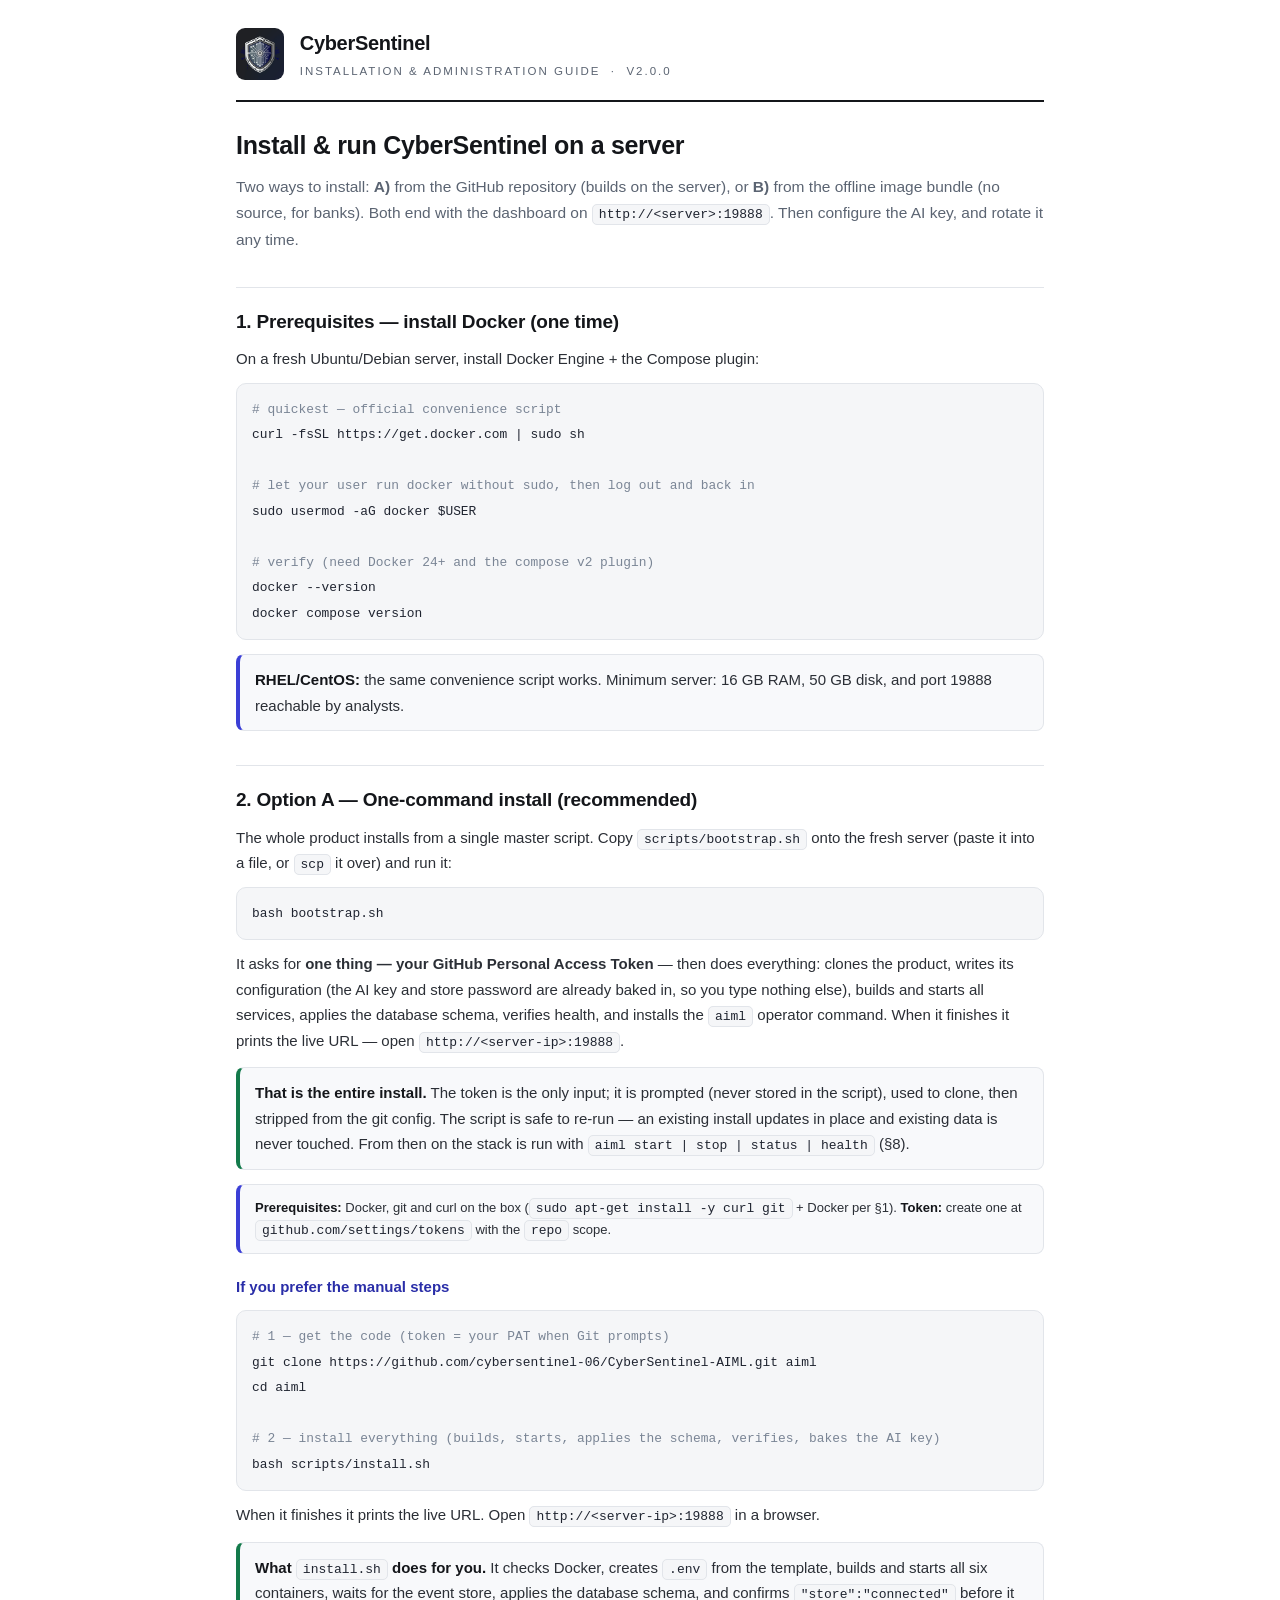
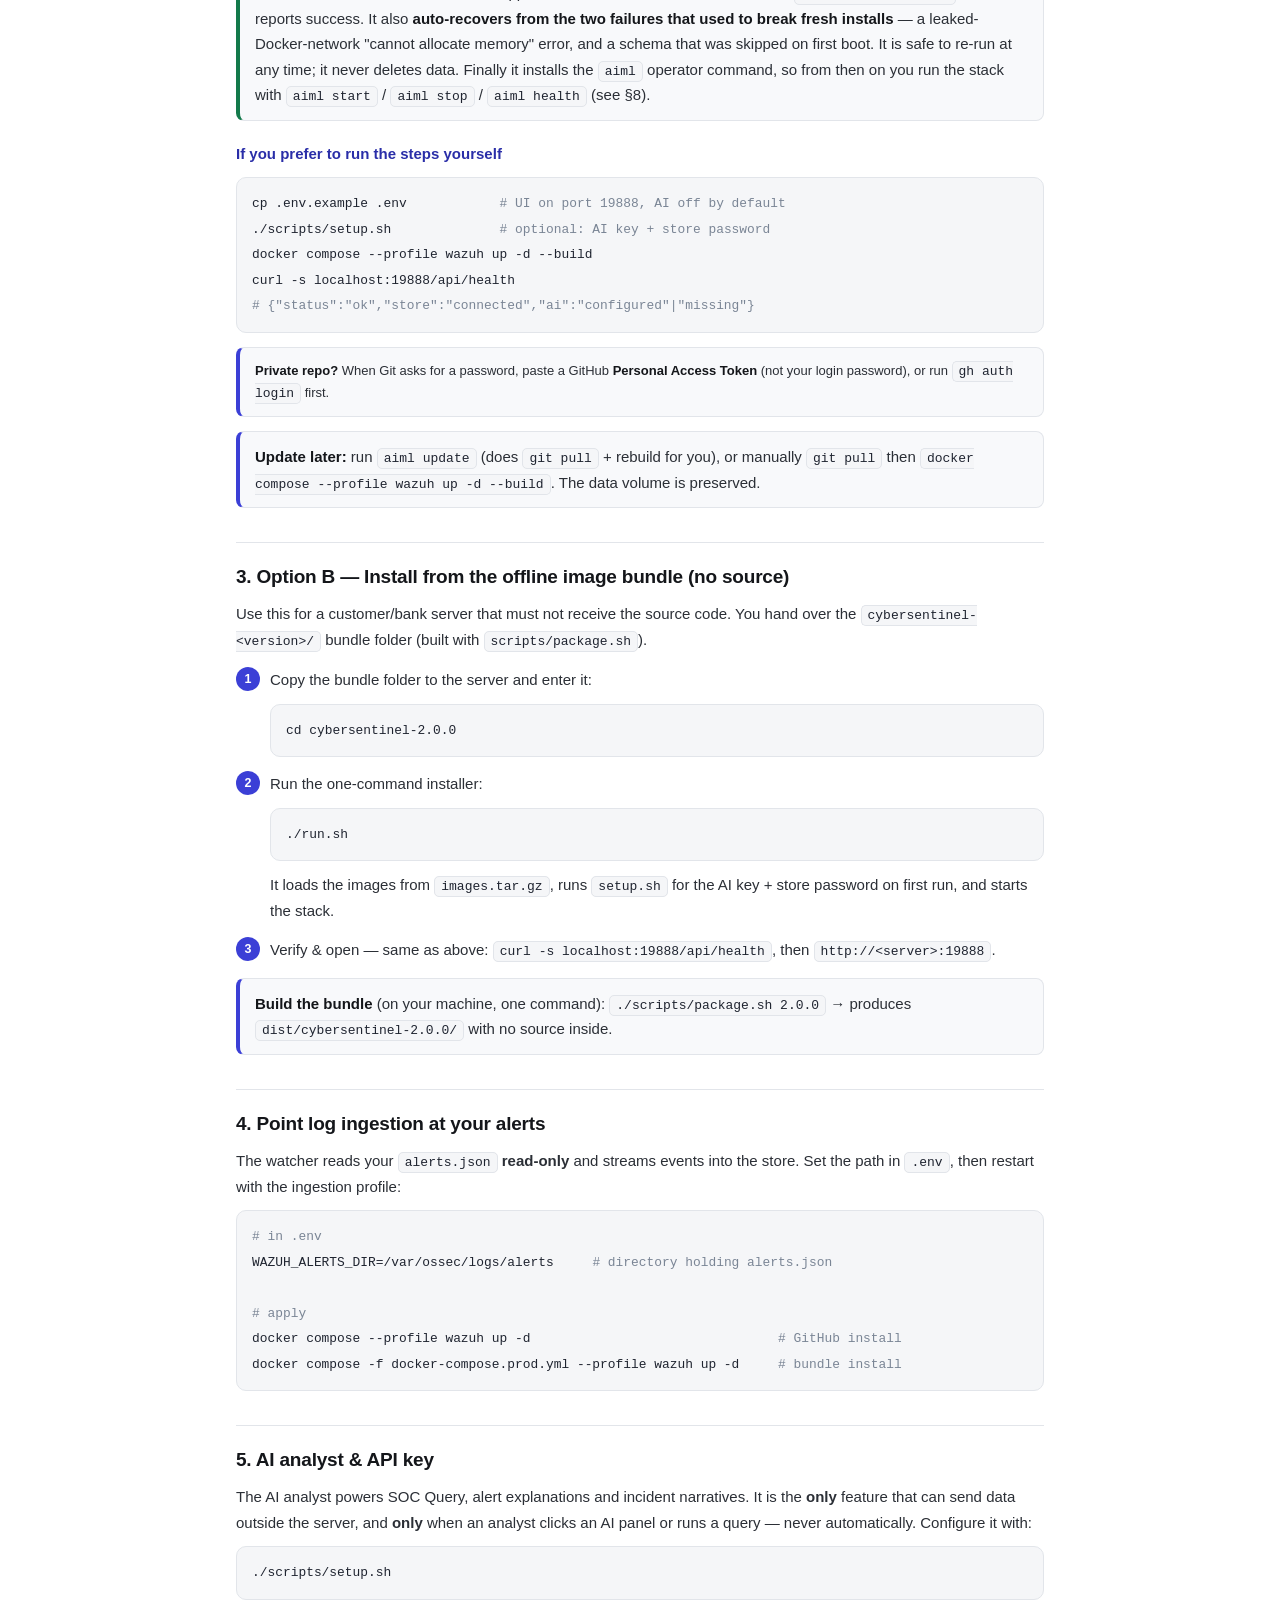
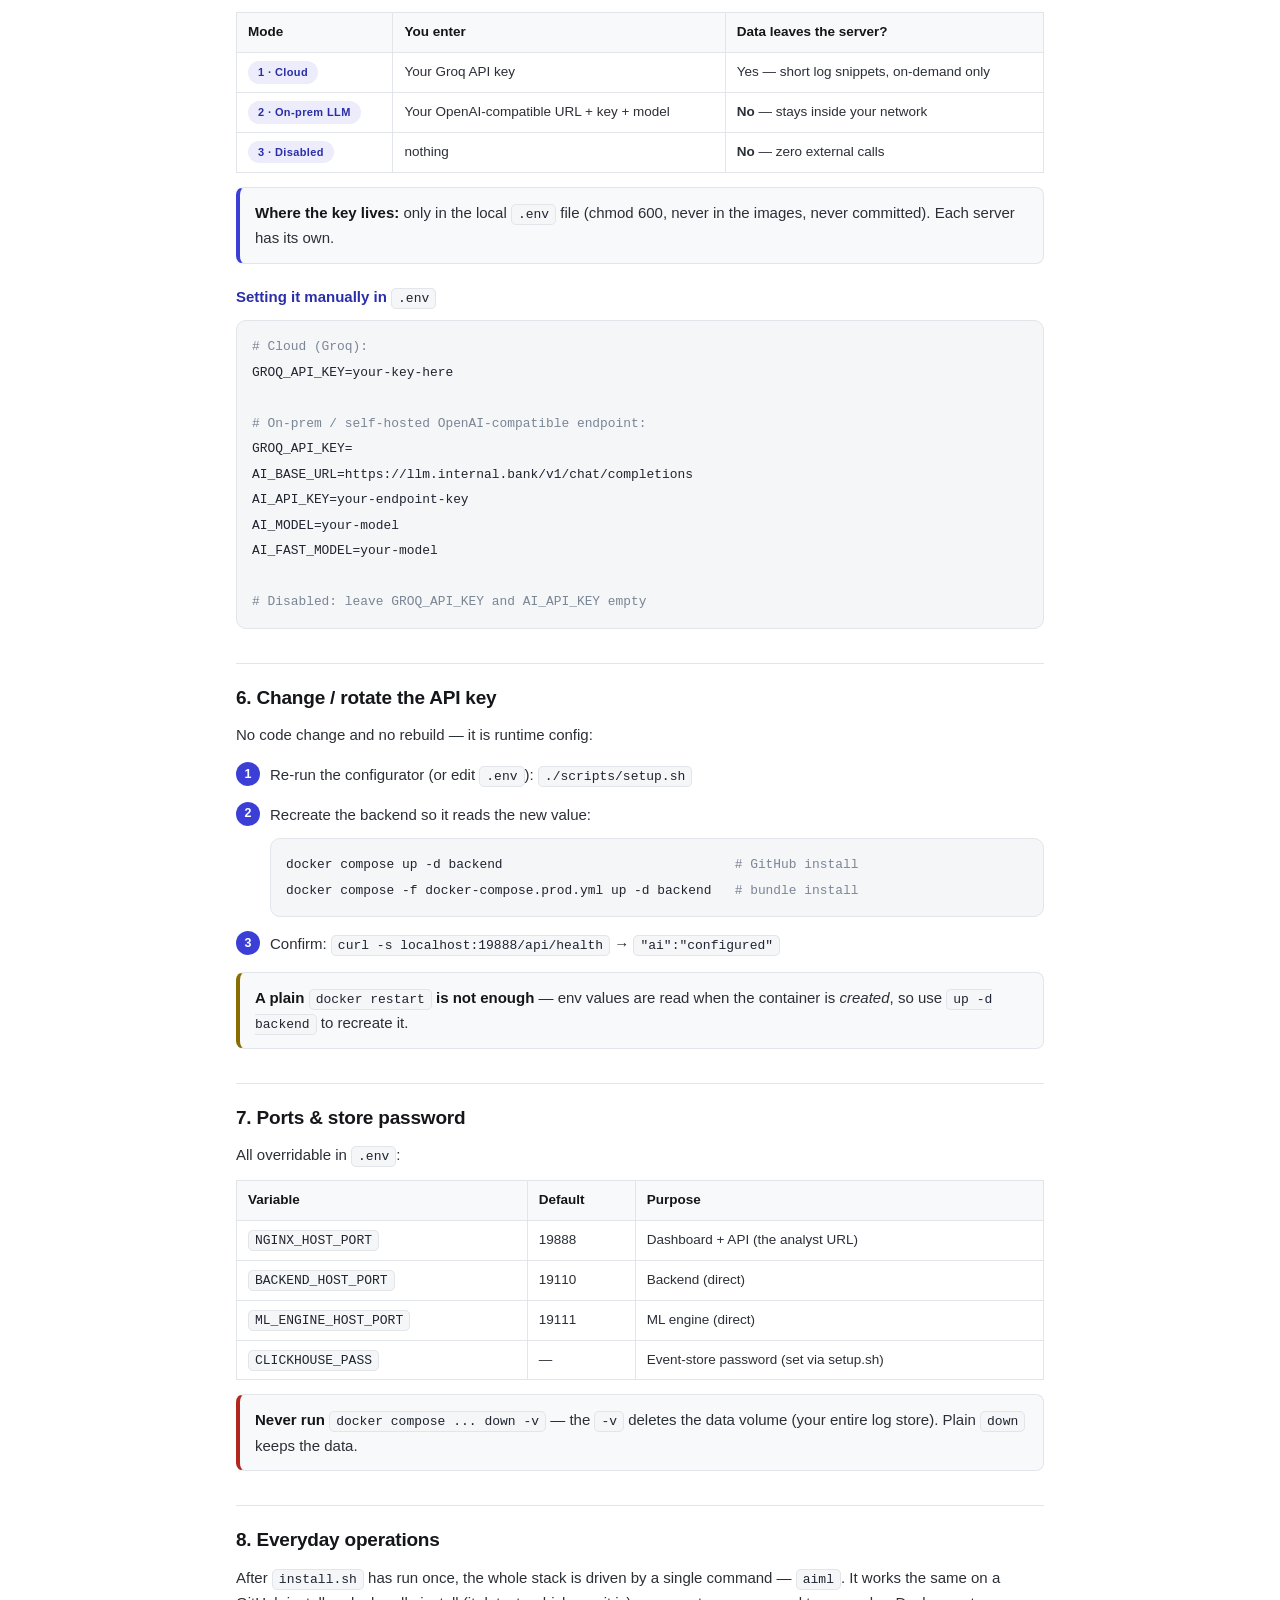
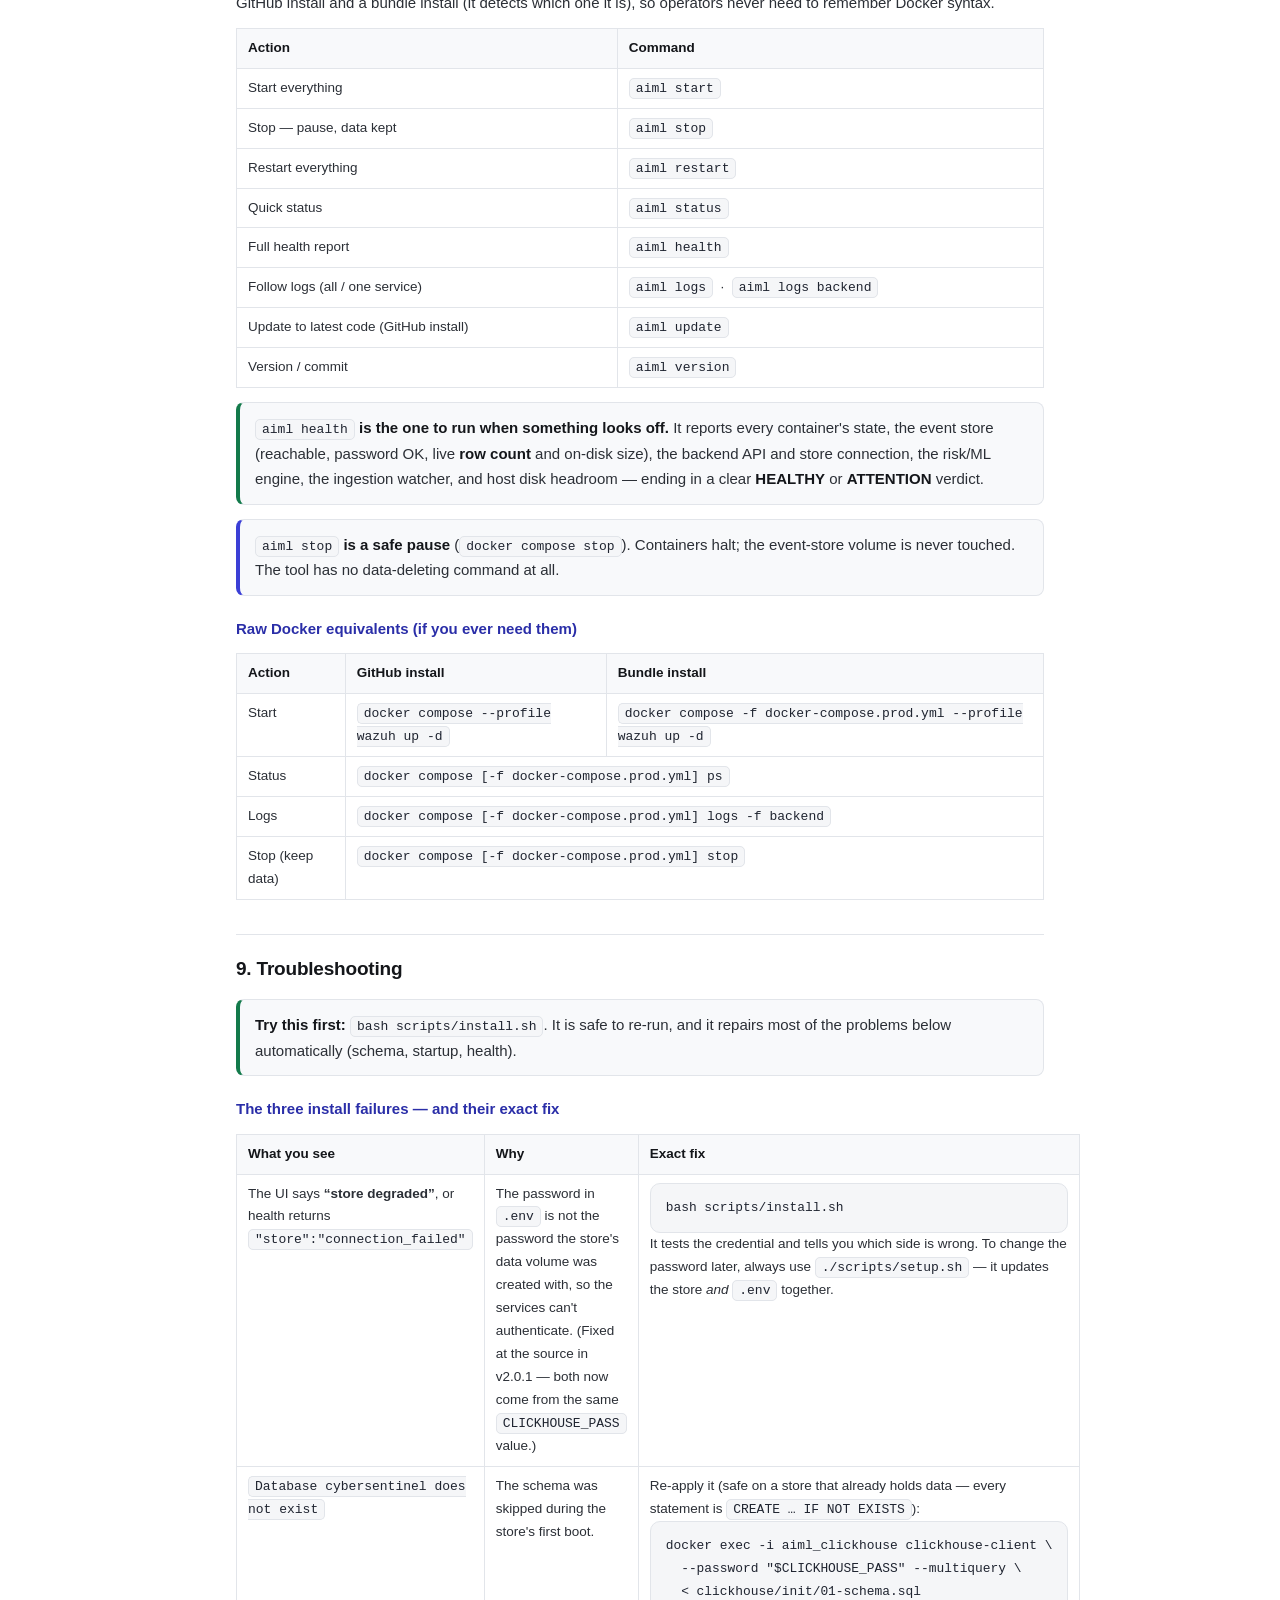
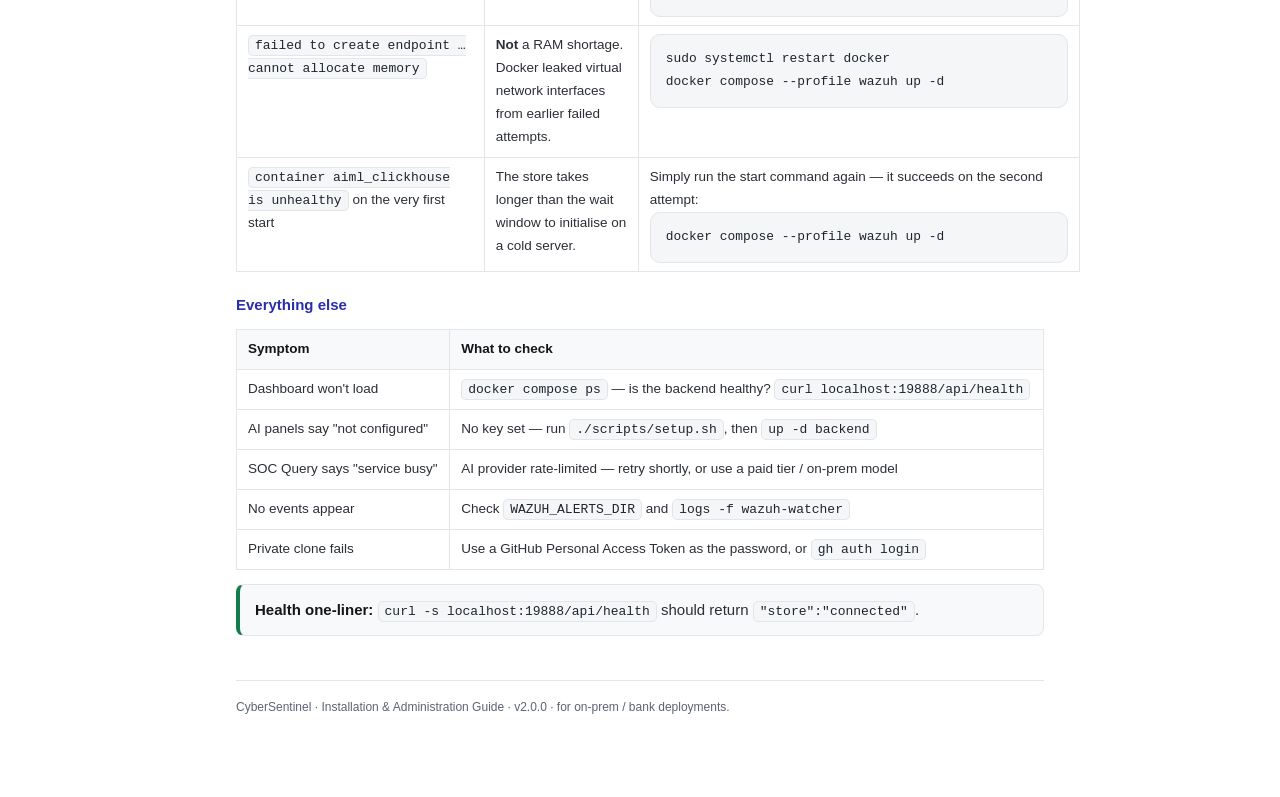
<file: docs/INSTALL.html>
<!doctype html>
<html lang="en">
<head>
<meta charset="utf-8"/>
<meta name="viewport" content="width=device-width, initial-scale=1"/>
<title>CyberSentinel — Installation &amp; Administration Guide</title>
<style>
  :root{
    --ink:#14161a; --body:#2b2f36; --muted:#5b6472; --line:#e2e5ea;
    --accent:#3b3fd6; --accent-ink:#2a2ea8; --ok:#137a4b; --warn:#8a6d00; --danger:#b3261e;
    --code-bg:#f5f6f8; --code-ink:#1f2430; --panel:#f8f9fb;
  }
  *{box-sizing:border-box}
  html{-webkit-print-color-adjust:exact;print-color-adjust:exact}
  body{margin:0 auto;background:#fff;color:var(--body);
    font:15px/1.7 -apple-system,Segoe UI,Roboto,Helvetica,Arial,sans-serif;
    max-width:900px;padding:0 46px 80px}
  a{color:var(--accent);text-decoration:none}
  header.top{display:flex;align-items:center;gap:16px;padding:26px 0 18px;margin-bottom:8px;
    border-bottom:2px solid var(--ink)}
  header.top img{height:52px;width:auto;border-radius:9px;display:block}
  header.top .t{font-weight:800;font-size:20px;color:var(--ink);letter-spacing:-.3px}
  header.top .s{color:var(--muted);font-size:11.5px;letter-spacing:2px;text-transform:uppercase;margin-top:2px}
  h1{font-size:25px;color:var(--ink);margin:22px 0 4px;letter-spacing:-.3px}
  h2{font-size:19px;color:var(--ink);margin:34px 0 8px;padding-top:18px;border-top:1px solid var(--line);letter-spacing:-.2px}
  h3{font-size:15px;color:var(--accent-ink);margin:20px 0 4px;font-weight:700}
  p{margin:8px 0}
  .lead{color:var(--muted);font-size:15.5px}
  code{background:var(--code-bg);padding:2px 6px;border-radius:5px;
    font:13px/1.5 ui-monospace,Menlo,Consolas,monospace;color:var(--code-ink);border:1px solid var(--line)}
  pre{background:var(--code-bg);border:1px solid var(--line);border-radius:10px;
    padding:13px 15px;overflow:auto;margin:11px 0}
  pre code{background:none;padding:0;border:0;color:var(--code-ink);font-size:12.9px;line-height:1.6}
  .cmt{color:#7a8595}
  table{border-collapse:collapse;width:100%;margin:12px 0;font-size:13.5px}
  th,td{border:1px solid var(--line);padding:8px 11px;text-align:left;vertical-align:top}
  th{background:var(--panel);color:var(--ink);font-weight:700}
  .box{border:1px solid var(--line);border-left-width:4px;border-radius:8px;padding:12px 15px;margin:14px 0;background:var(--panel)}
  .box.note{border-left-color:var(--accent)} .box.warn{border-left-color:var(--warn)}
  .box.danger{border-left-color:var(--danger)} .box.ok{border-left-color:var(--ok)}
  .box b{color:var(--ink)}
  .pill{display:inline-block;background:#ececfb;color:var(--accent-ink);
    border-radius:999px;padding:2px 10px;font-size:11px;font-weight:700;letter-spacing:.4px}
  ol.steps{padding-left:0;counter-reset:s;list-style:none}
  ol.steps>li{position:relative;padding-left:34px;margin:14px 0;counter-increment:s}
  ol.steps>li::before{content:counter(s);position:absolute;left:0;top:0;width:24px;height:24px;
    background:var(--accent);color:#fff;border-radius:50%;display:grid;place-items:center;font-weight:700;font-size:12.5px}
  footer{color:var(--muted);font-size:12px;border-top:1px solid var(--line);padding-top:16px;margin-top:44px}
  @media print{body{padding:0 8px}pre{white-space:pre-wrap;word-break:break-word}h2{page-break-after:avoid}pre,table,.box{page-break-inside:avoid}}
</style>
</head>
<body>
<header class="top">
  <img src="[data-uri]" alt="CyberSentinel"/>
  <div>
    <div class="t">CyberSentinel</div>
    <div class="s">Installation &amp; Administration Guide &nbsp;&middot;&nbsp; v2.0.0</div>
  </div>
</header>

<h1>Install &amp; run CyberSentinel on a server</h1>
<p class="lead">Two ways to install: <b>A)</b> from the GitHub repository (builds on the server), or
<b>B)</b> from the offline image bundle (no source, for banks). Both end with the dashboard on
<code>http://&lt;server&gt;:19888</code>. Then configure the AI key, and rotate it any time.</p>

<h2 id="prereq">1. Prerequisites — install Docker (one time)</h2>
<p>On a fresh Ubuntu/Debian server, install Docker Engine + the Compose plugin:</p>
<pre><code><span class="cmt"># quickest &mdash; official convenience script</span>
curl -fsSL https://get.docker.com | sudo sh

<span class="cmt"># let your user run docker without sudo, then log out and back in</span>
sudo usermod -aG docker $USER

<span class="cmt"># verify (need Docker 24+ and the compose v2 plugin)</span>
docker --version
docker compose version</code></pre>
<div class="box note"><b>RHEL/CentOS:</b> the same convenience script works. Minimum server: 16&nbsp;GB RAM, 50&nbsp;GB disk, and port 19888 reachable by analysts.</div>

<h2 id="github">2. Option A — One-command install (recommended)</h2>
<p>The whole product installs from a single master script. Copy <code>scripts/bootstrap.sh</code>
onto the fresh server (paste it into a file, or <code>scp</code> it over) and run it:</p>
<pre><code>bash bootstrap.sh</code></pre>
<p>It asks for <b>one thing — your GitHub Personal Access Token</b> — then does everything:
clones the product, writes its configuration (the AI key and store password are already baked in,
so you type nothing else), builds and starts all services, applies the database schema, verifies
health, and installs the <code>aiml</code> operator command. When it finishes it prints the live
URL — open <code>http://&lt;server-ip&gt;:19888</code>.</p>
<div class="box ok"><b>That is the entire install.</b> The token is the only input; it is prompted (never
stored in the script), used to clone, then stripped from the git config. The script is safe to
re-run — an existing install updates in place and existing data is never touched. From then on the
stack is run with <code>aiml start | stop | status | health</code> (&sect;8).</div>
<div class="box note" style="font-size:13px"><b>Prerequisites:</b> Docker, git and curl on the box
(<code>sudo apt-get install -y curl git</code> + Docker per &sect;1). <b>Token:</b> create one at
<code>github.com/settings/tokens</code> with the <code>repo</code> scope.</div>

<h3>If you prefer the manual steps</h3>
<pre><code><span class="cmt"># 1 — get the code (token = your PAT when Git prompts)</span>
git clone https://github.com/cybersentinel-06/CyberSentinel-AIML.git aiml
cd aiml

<span class="cmt"># 2 — install everything (builds, starts, applies the schema, verifies, bakes the AI key)</span>
bash scripts/install.sh</code></pre>
<p>When it finishes it prints the live URL. Open <code>http://&lt;server-ip&gt;:19888</code> in a browser.</p>

<div class="box ok"><b>What <code>install.sh</code> does for you.</b> It checks Docker, creates <code>.env</code> from the
template, builds and starts all six containers, waits for the event store, applies the database schema,
and confirms <code>"store":"connected"</code> before it reports success. It also
<b>auto-recovers from the two failures that used to break fresh installs</b> — a leaked-Docker-network
"cannot allocate memory" error, and a schema that was skipped on first boot. It is safe to re-run at any
time; it never deletes data. Finally it installs the <code>aiml</code> operator command, so from then on you
run the stack with <code>aiml start</code> / <code>aiml stop</code> / <code>aiml health</code> (see &sect;8).</div>

<h3>If you prefer to run the steps yourself</h3>
<pre><code>cp .env.example .env            <span class="cmt"># UI on port 19888, AI off by default</span>
./scripts/setup.sh              <span class="cmt"># optional: AI key + store password</span>
docker compose --profile wazuh up -d --build
curl -s localhost:19888/api/health
<span class="cmt"># {"status":"ok","store":"connected","ai":"configured"|"missing"}</span></code></pre>
<div class="box note" style="font-size:13px"><b>Private repo?</b> When Git asks for a password, paste a GitHub <b>Personal Access Token</b> (not your login password), or run <code>gh auth login</code> first.</div>
<div class="box note"><b>Update later:</b> run <code>aiml update</code> (does <code>git pull</code> + rebuild for you), or manually <code>git pull</code> then <code>docker compose --profile wazuh up -d --build</code>. The data volume is preserved.</div>

<h2 id="bundle">3. Option B — Install from the offline image bundle (no source)</h2>
<p>Use this for a customer/bank server that must not receive the source code. You hand over the
<code>cybersentinel-&lt;version&gt;/</code> bundle folder (built with <code>scripts/package.sh</code>).</p>
<ol class="steps">
  <li>Copy the bundle folder to the server and enter it:
<pre><code>cd cybersentinel-2.0.0</code></pre></li>
  <li>Run the one-command installer:
<pre><code>./run.sh</code></pre>
    It loads the images from <code>images.tar.gz</code>, runs <code>setup.sh</code> for the AI key + store password on first run, and starts the stack.
  </li>
  <li>Verify &amp; open &mdash; same as above: <code>curl -s localhost:19888/api/health</code>, then <code>http://&lt;server&gt;:19888</code>.</li>
</ol>
<div class="box note"><b>Build the bundle</b> (on your machine, one command): <code>./scripts/package.sh 2.0.0</code> &rarr; produces <code>dist/cybersentinel-2.0.0/</code> with no source inside.</div>

<h2 id="ingest">4. Point log ingestion at your alerts</h2>
<p>The watcher reads your <code>alerts.json</code> <b>read-only</b> and streams events into the store. Set the path in <code>.env</code>, then restart with the ingestion profile:</p>
<pre><code><span class="cmt"># in .env</span>
WAZUH_ALERTS_DIR=/var/ossec/logs/alerts     <span class="cmt"># directory holding alerts.json</span>

<span class="cmt"># apply</span>
docker compose --profile wazuh up -d                                <span class="cmt"># GitHub install</span>
docker compose -f docker-compose.prod.yml --profile wazuh up -d     <span class="cmt"># bundle install</span></code></pre>

<h2 id="ai">5. AI analyst &amp; API key</h2>
<p>The AI analyst powers SOC Query, alert explanations and incident narratives. It is the <b>only</b>
feature that can send data outside the server, and <b>only</b> when an analyst clicks an AI panel or runs a
query &mdash; never automatically. Configure it with:</p>
<pre><code>./scripts/setup.sh</code></pre>
<table>
  <tr><th>Mode</th><th>You enter</th><th>Data leaves the server?</th></tr>
  <tr><td><span class="pill">1 &middot; Cloud</span></td><td>Your Groq API key</td><td>Yes &mdash; short log snippets, on-demand only</td></tr>
  <tr><td><span class="pill">2 &middot; On-prem LLM</span></td><td>Your OpenAI-compatible URL + key + model</td><td><b>No</b> &mdash; stays inside your network</td></tr>
  <tr><td><span class="pill">3 &middot; Disabled</span></td><td>nothing</td><td><b>No</b> &mdash; zero external calls</td></tr>
</table>
<div class="box note"><b>Where the key lives:</b> only in the local <code>.env</code> file (chmod 600, never in the images, never committed). Each server has its own.</div>
<h3>Setting it manually in <code>.env</code></h3>
<pre><code><span class="cmt"># Cloud (Groq):</span>
GROQ_API_KEY=your-key-here

<span class="cmt"># On-prem / self-hosted OpenAI-compatible endpoint:</span>
GROQ_API_KEY=
AI_BASE_URL=https://llm.internal.bank/v1/chat/completions
AI_API_KEY=your-endpoint-key
AI_MODEL=your-model
AI_FAST_MODEL=your-model

<span class="cmt"># Disabled: leave GROQ_API_KEY and AI_API_KEY empty</span></code></pre>

<h2 id="rotate">6. Change / rotate the API key</h2>
<p>No code change and no rebuild &mdash; it is runtime config:</p>
<ol class="steps">
  <li>Re-run the configurator (or edit <code>.env</code>): <code>./scripts/setup.sh</code></li>
  <li>Recreate the backend so it reads the new value:
<pre><code>docker compose up -d backend                              <span class="cmt"># GitHub install</span>
docker compose -f docker-compose.prod.yml up -d backend   <span class="cmt"># bundle install</span></code></pre></li>
  <li>Confirm: <code>curl -s localhost:19888/api/health</code> &rarr; <code>"ai":"configured"</code></li>
</ol>
<div class="box warn"><b>A plain <code>docker restart</code> is not enough</b> &mdash; env values are read when the container is <i>created</i>, so use <code>up -d backend</code> to recreate it.</div>

<h2 id="ports">7. Ports &amp; store password</h2>
<p>All overridable in <code>.env</code>:</p>
<table>
  <tr><th>Variable</th><th>Default</th><th>Purpose</th></tr>
  <tr><td><code>NGINX_HOST_PORT</code></td><td>19888</td><td>Dashboard + API (the analyst URL)</td></tr>
  <tr><td><code>BACKEND_HOST_PORT</code></td><td>19110</td><td>Backend (direct)</td></tr>
  <tr><td><code>ML_ENGINE_HOST_PORT</code></td><td>19111</td><td>ML engine (direct)</td></tr>
  <tr><td><code>CLICKHOUSE_PASS</code></td><td>&mdash;</td><td>Event-store password (set via setup.sh)</td></tr>
</table>
<div class="box danger"><b>Never run <code>docker compose ... down -v</code></b> &mdash; the <code>-v</code> deletes the data volume (your entire log store). Plain <code>down</code> keeps the data.</div>

<h2 id="ops">8. Everyday operations</h2>
<p>After <code>install.sh</code> has run once, the whole stack is driven by a single command &mdash;
<code>aiml</code>. It works the same on a GitHub install and a bundle install (it detects which one it is),
so operators never need to remember Docker syntax.</p>
<table>
  <tr><th>Action</th><th>Command</th></tr>
  <tr><td>Start everything</td><td><code>aiml start</code></td></tr>
  <tr><td>Stop &mdash; pause, data kept</td><td><code>aiml stop</code></td></tr>
  <tr><td>Restart everything</td><td><code>aiml restart</code></td></tr>
  <tr><td>Quick status</td><td><code>aiml status</code></td></tr>
  <tr><td>Full health report</td><td><code>aiml health</code></td></tr>
  <tr><td>Follow logs (all / one service)</td><td><code>aiml logs</code> &nbsp;·&nbsp; <code>aiml logs backend</code></td></tr>
  <tr><td>Update to latest code (GitHub install)</td><td><code>aiml update</code></td></tr>
  <tr><td>Version / commit</td><td><code>aiml version</code></td></tr>
</table>
<div class="box ok"><b><code>aiml health</code> is the one to run when something looks off.</b> It reports every
container's state, the event store (reachable, password OK, live <b>row count</b> and on-disk size), the
backend API and store connection, the risk/ML engine, the ingestion watcher, and host disk headroom &mdash;
ending in a clear <b>HEALTHY</b> or <b>ATTENTION</b> verdict.</div>
<div class="box note"><b><code>aiml stop</code> is a safe pause</b> (<code>docker compose stop</code>). Containers halt;
the event-store volume is never touched. The tool has no data-deleting command at all.</div>

<h3>Raw Docker equivalents (if you ever need them)</h3>
<table>
  <tr><th>Action</th><th>GitHub install</th><th>Bundle install</th></tr>
  <tr><td>Start</td><td><code>docker compose --profile wazuh up -d</code></td><td><code>docker compose -f docker-compose.prod.yml --profile wazuh up -d</code></td></tr>
  <tr><td>Status</td><td colspan="2"><code>docker compose [-f docker-compose.prod.yml] ps</code></td></tr>
  <tr><td>Logs</td><td colspan="2"><code>docker compose [-f docker-compose.prod.yml] logs -f backend</code></td></tr>
  <tr><td>Stop (keep data)</td><td colspan="2"><code>docker compose [-f docker-compose.prod.yml] stop</code></td></tr>
</table>

<h2 id="trouble">9. Troubleshooting</h2>
<div class="box ok"><b>Try this first:</b> <code>bash scripts/install.sh</code>. It is safe to re-run, and it
repairs most of the problems below automatically (schema, startup, health).</div>

<h3>The three install failures — and their exact fix</h3>
<table>
  <tr><th style="width:26%">What you see</th><th>Why</th><th>Exact fix</th></tr>
  <tr>
    <td>The UI says <b>“store degraded”</b>, or health returns <code>"store":"connection_failed"</code></td>
    <td>The password in <code>.env</code> is not the password the store's data volume was created with, so
        the services can't authenticate. (Fixed at the source in v2.0.1 — both now come from the same
        <code>CLICKHOUSE_PASS</code> value.)</td>
    <td><pre style="margin:0"><code>bash scripts/install.sh</code></pre>
        It tests the credential and tells you which side is wrong. To change the password later, always use
        <code>./scripts/setup.sh</code> — it updates the store <i>and</i> <code>.env</code> together.</td>
  </tr>
  <tr>
    <td><code>Database cybersentinel does not exist</code></td>
    <td>The schema was skipped during the store's first boot.</td>
    <td>Re-apply it (safe on a store that already holds data — every statement is
        <code>CREATE … IF NOT EXISTS</code>):
<pre style="margin:0"><code>docker exec -i aiml_clickhouse clickhouse-client \
  --password "$CLICKHOUSE_PASS" --multiquery \
  &lt; clickhouse/init/01-schema.sql</code></pre></td>
  </tr>
  <tr>
    <td><code>failed to create endpoint … cannot allocate memory</code></td>
    <td><b>Not</b> a RAM shortage. Docker leaked virtual network interfaces from earlier failed attempts.</td>
    <td><pre style="margin:0"><code>sudo systemctl restart docker
docker compose --profile wazuh up -d</code></pre></td>
  </tr>
  <tr>
    <td><code>container aiml_clickhouse is unhealthy</code> on the very first start</td>
    <td>The store takes longer than the wait window to initialise on a cold server.</td>
    <td>Simply run the start command again — it succeeds on the second attempt:
        <pre style="margin:0"><code>docker compose --profile wazuh up -d</code></pre></td>
  </tr>
</table>

<h3>Everything else</h3>
<table>
  <tr><th>Symptom</th><th>What to check</th></tr>
  <tr><td>Dashboard won't load</td><td><code>docker compose ps</code> &mdash; is the backend healthy? <code>curl localhost:19888/api/health</code></td></tr>
  <tr><td>AI panels say "not configured"</td><td>No key set &mdash; run <code>./scripts/setup.sh</code>, then <code>up -d backend</code></td></tr>
  <tr><td>SOC Query says "service busy"</td><td>AI provider rate-limited &mdash; retry shortly, or use a paid tier / on-prem model</td></tr>
  <tr><td>No events appear</td><td>Check <code>WAZUH_ALERTS_DIR</code> and <code>logs -f wazuh-watcher</code></td></tr>
  <tr><td>Private clone fails</td><td>Use a GitHub Personal Access Token as the password, or <code>gh auth login</code></td></tr>
</table>
<div class="box ok"><b>Health one-liner:</b> <code>curl -s localhost:19888/api/health</code> should return <code>"store":"connected"</code>.</div>

<footer>CyberSentinel &middot; Installation &amp; Administration Guide &middot; v2.0.0 &middot; for on-prem / bank deployments.</footer>
</body>
</html>
</file>
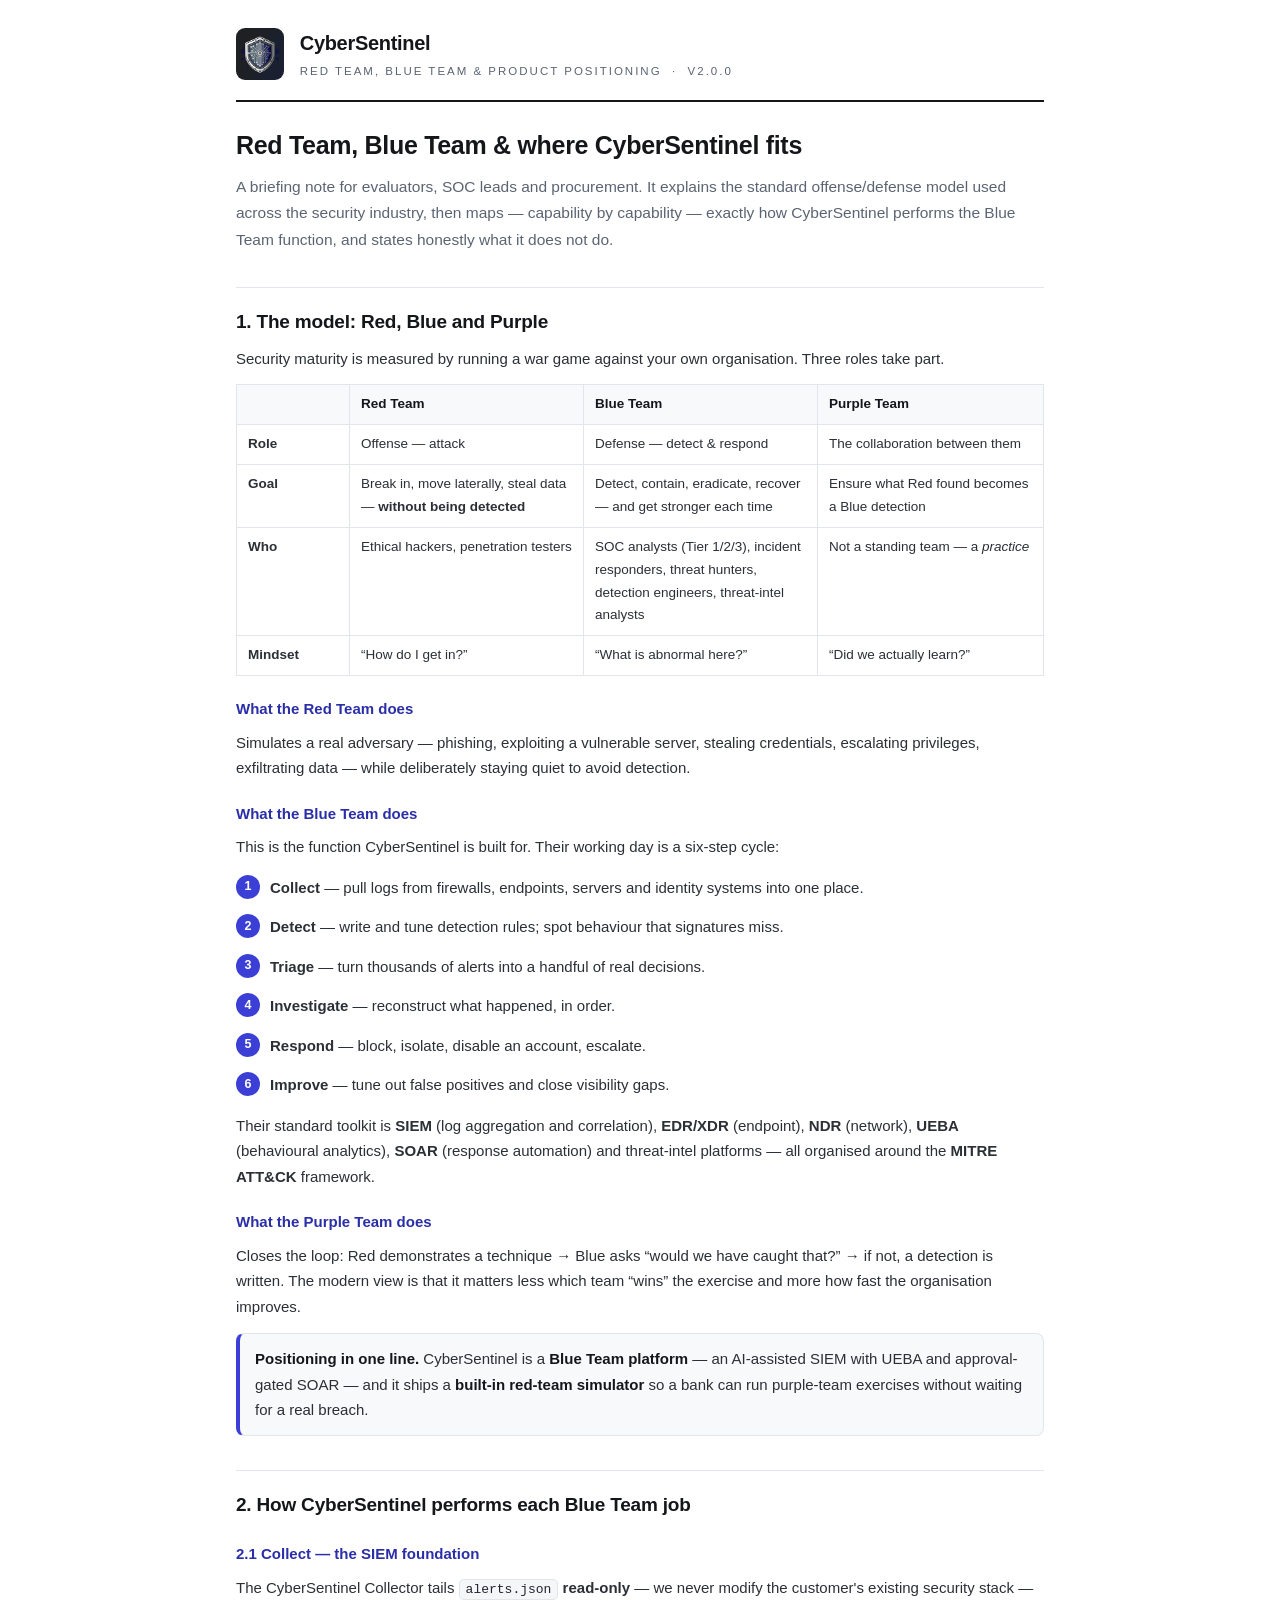
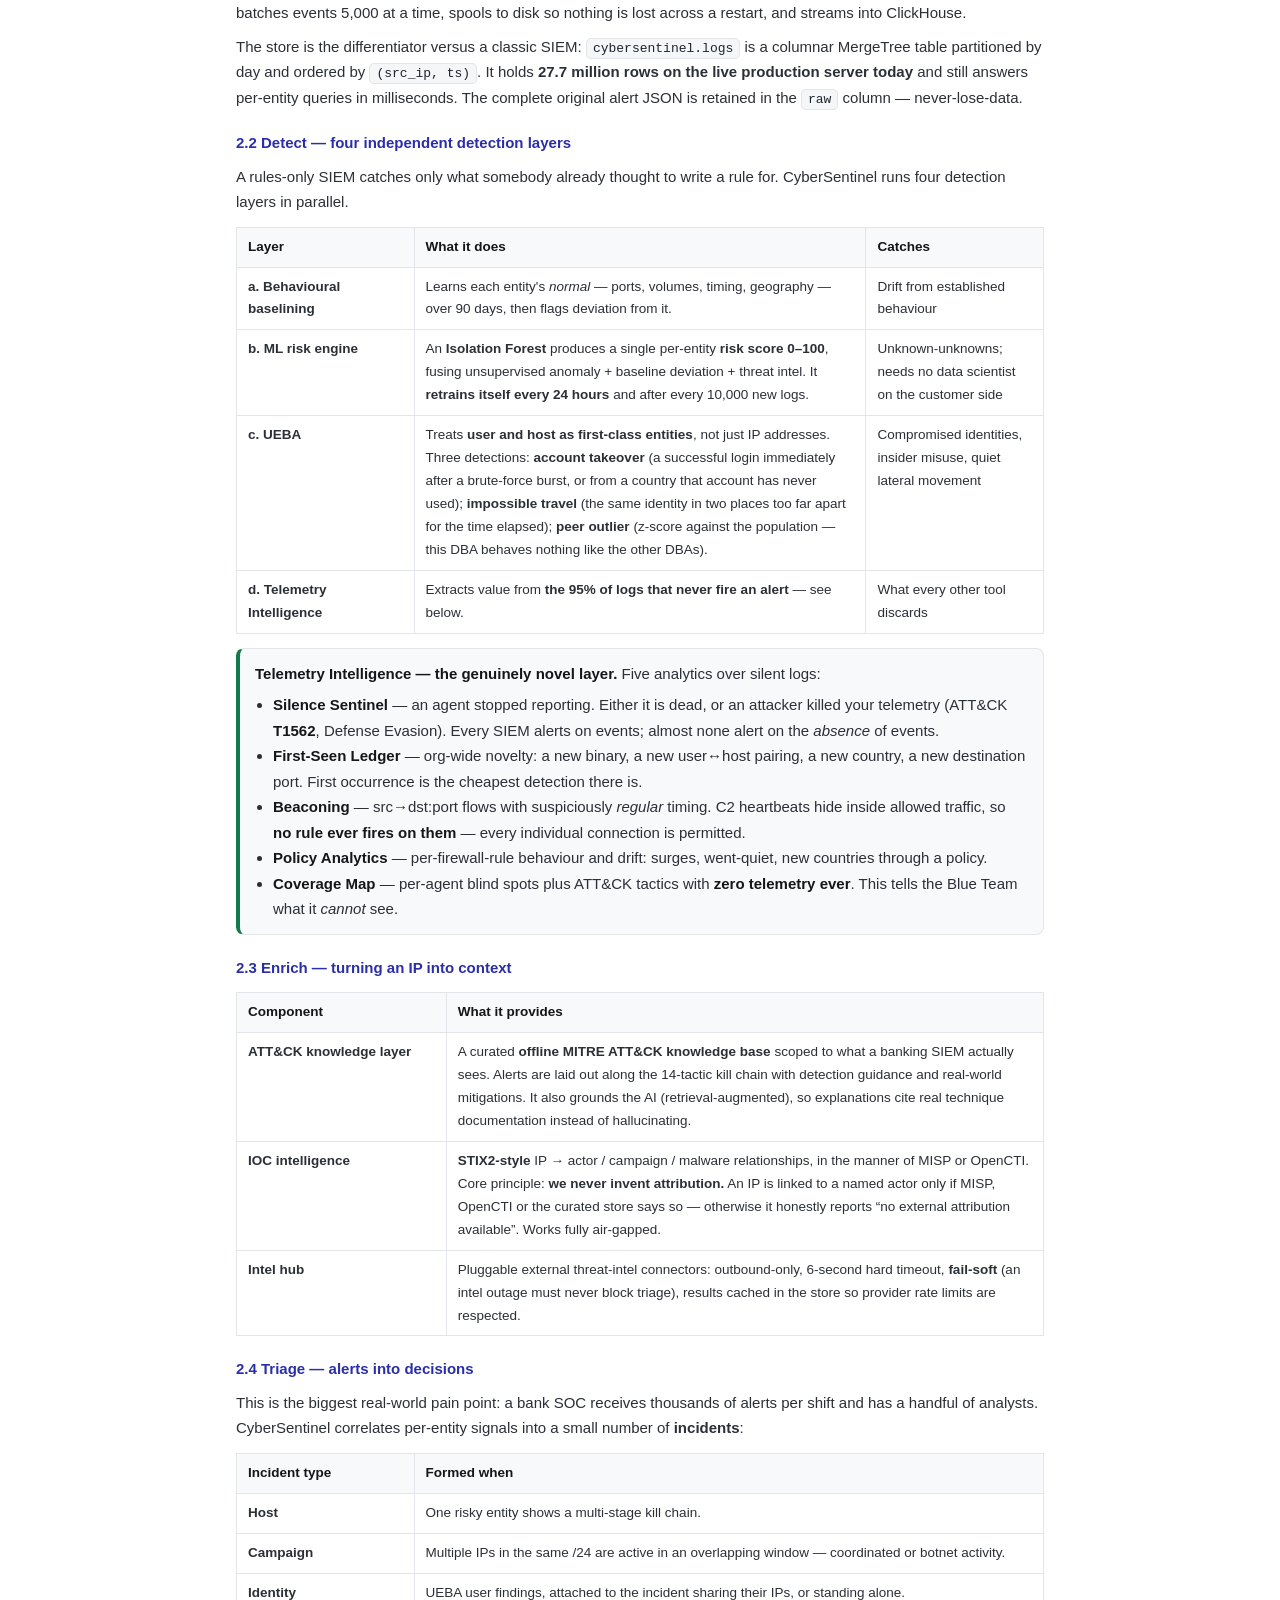
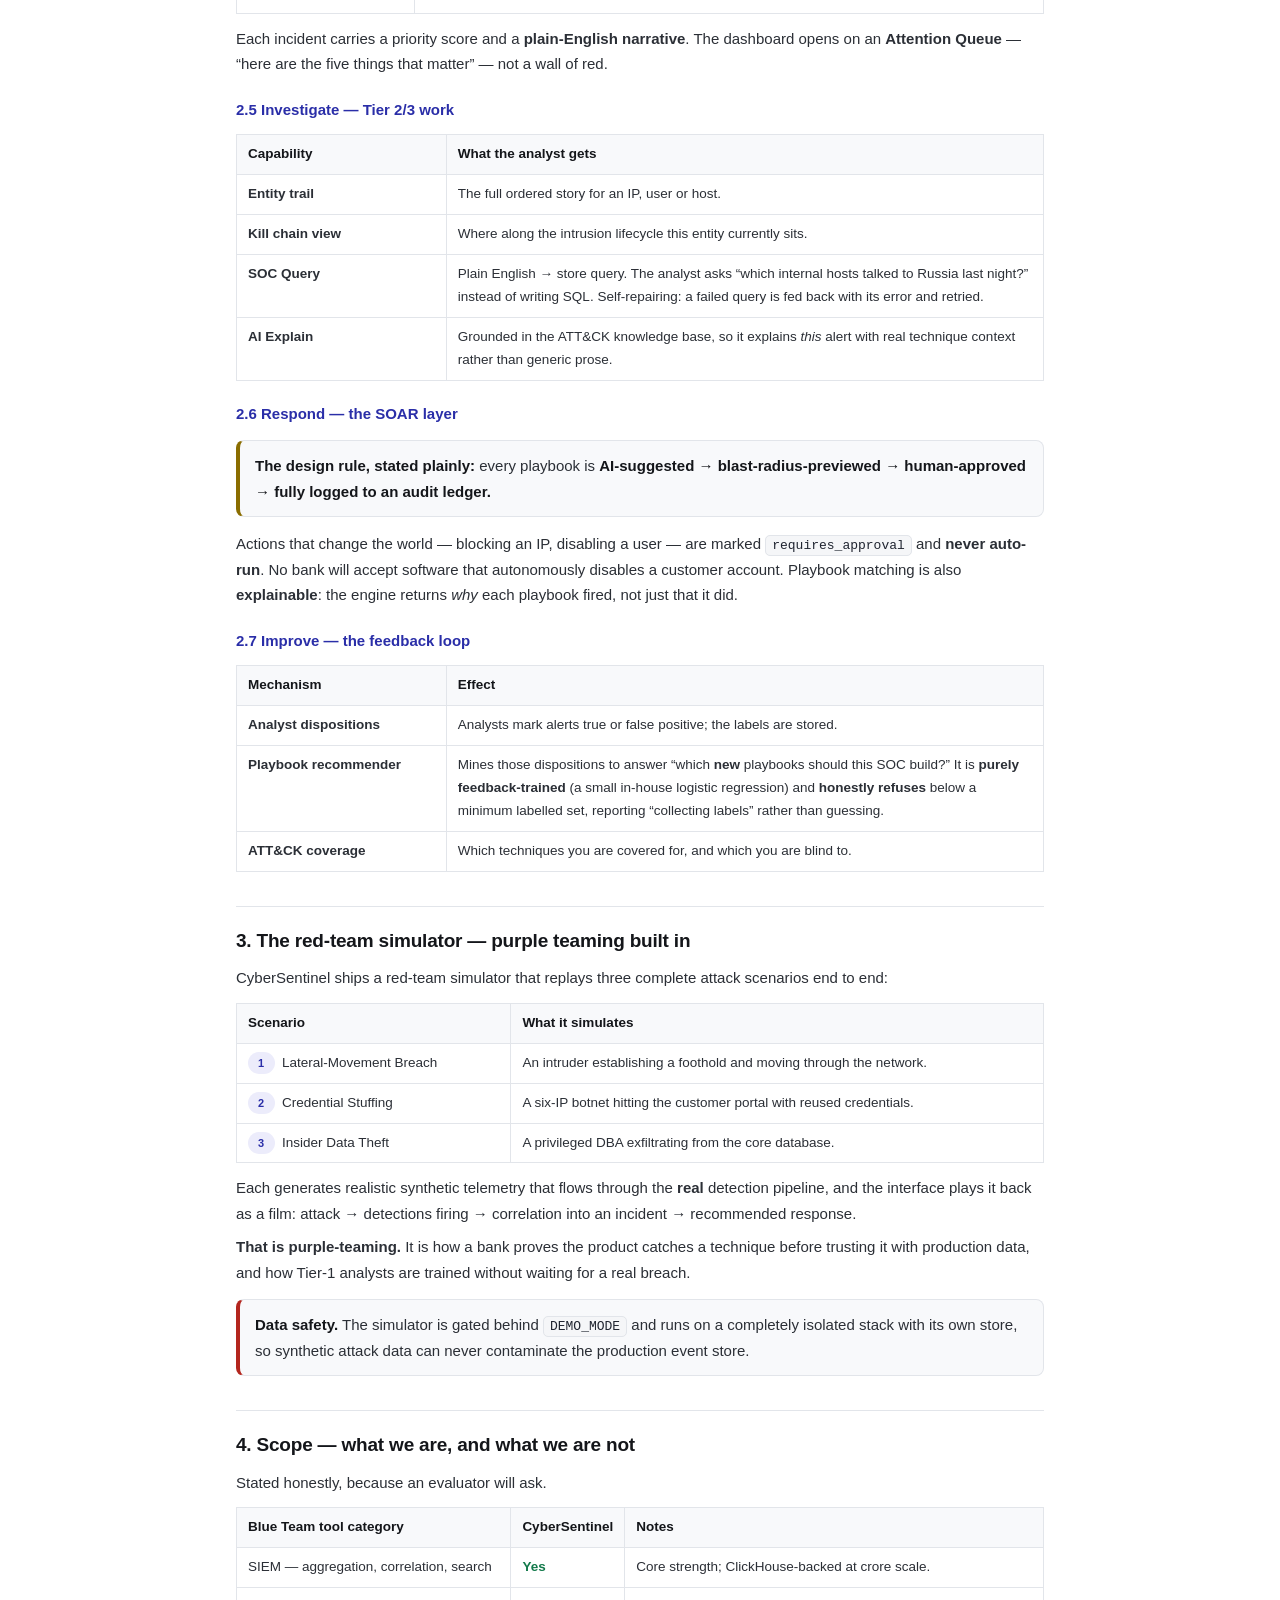
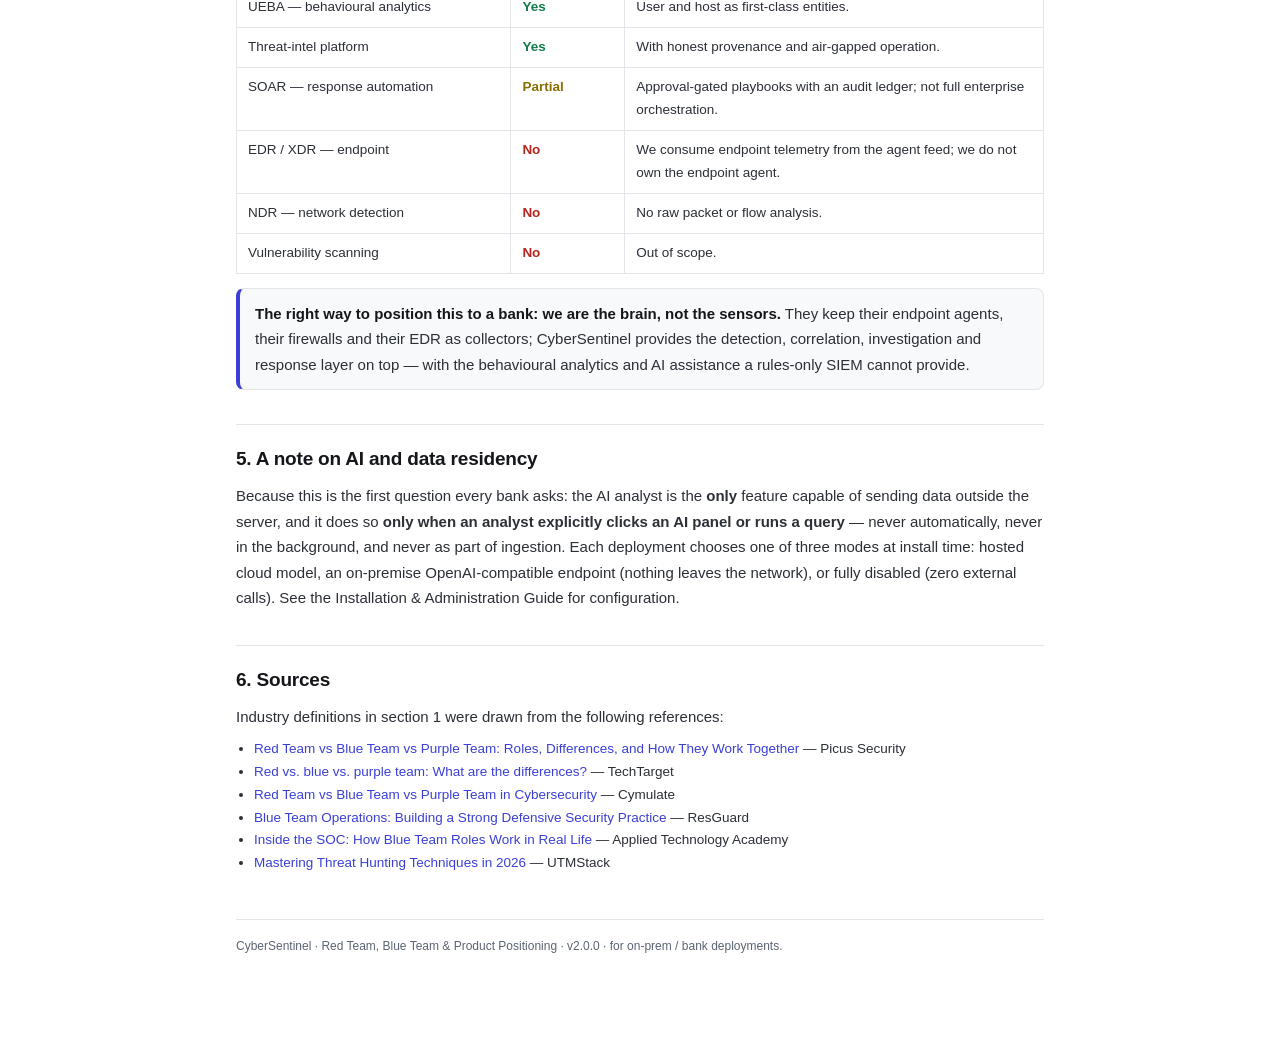
<file: docs/RED-BLUE-TEAM.html>
<!doctype html>
<html lang="en">
<head>
<meta charset="utf-8"/>
<meta name="viewport" content="width=device-width, initial-scale=1"/>
<title>CyberSentinel — Red Team, Blue Team &amp; Product Positioning</title>
<style>
  :root{
    --ink:#14161a; --body:#2b2f36; --muted:#5b6472; --line:#e2e5ea;
    --accent:#3b3fd6; --accent-ink:#2a2ea8; --ok:#137a4b; --warn:#8a6d00; --danger:#b3261e;
    --code-bg:#f5f6f8; --code-ink:#1f2430; --panel:#f8f9fb;
  }
  *{box-sizing:border-box}
  html{-webkit-print-color-adjust:exact;print-color-adjust:exact}
  body{margin:0 auto;background:#fff;color:var(--body);
    font:15px/1.7 -apple-system,Segoe UI,Roboto,Helvetica,Arial,sans-serif;
    max-width:900px;padding:0 46px 80px}
  a{color:var(--accent);text-decoration:none}
  header.top{display:flex;align-items:center;gap:16px;padding:26px 0 18px;margin-bottom:8px;
    border-bottom:2px solid var(--ink)}
  header.top img{height:52px;width:auto;border-radius:9px;display:block}
  header.top .t{font-weight:800;font-size:20px;color:var(--ink);letter-spacing:-.3px}
  header.top .s{color:var(--muted);font-size:11.5px;letter-spacing:2px;text-transform:uppercase;margin-top:2px}
  h1{font-size:25px;color:var(--ink);margin:22px 0 4px;letter-spacing:-.3px}
  h2{font-size:19px;color:var(--ink);margin:34px 0 8px;padding-top:18px;border-top:1px solid var(--line);letter-spacing:-.2px}
  h3{font-size:15px;color:var(--accent-ink);margin:20px 0 4px;font-weight:700}
  p{margin:8px 0}
  .lead{color:var(--muted);font-size:15.5px}
  code{background:var(--code-bg);padding:2px 6px;border-radius:5px;
    font:13px/1.5 ui-monospace,Menlo,Consolas,monospace;color:var(--code-ink);border:1px solid var(--line)}
  pre{background:var(--code-bg);border:1px solid var(--line);border-radius:10px;
    padding:13px 15px;overflow:auto;margin:11px 0}
  pre code{background:none;padding:0;border:0;color:var(--code-ink);font-size:12.9px;line-height:1.6}
  .cmt{color:#7a8595}
  table{border-collapse:collapse;width:100%;margin:12px 0;font-size:13.5px}
  th,td{border:1px solid var(--line);padding:8px 11px;text-align:left;vertical-align:top}
  th{background:var(--panel);color:var(--ink);font-weight:700}
  .box{border:1px solid var(--line);border-left-width:4px;border-radius:8px;padding:12px 15px;margin:14px 0;background:var(--panel)}
  .box.note{border-left-color:var(--accent)} .box.warn{border-left-color:var(--warn)}
  .box.danger{border-left-color:var(--danger)} .box.ok{border-left-color:var(--ok)}
  .box b{color:var(--ink)}
  .pill{display:inline-block;background:#ececfb;color:var(--accent-ink);
    border-radius:999px;padding:2px 10px;font-size:11px;font-weight:700;letter-spacing:.4px}
  ol.steps{padding-left:0;counter-reset:s;list-style:none}
  ol.steps>li{position:relative;padding-left:34px;margin:14px 0;counter-increment:s}
  ol.steps>li::before{content:counter(s);position:absolute;left:0;top:0;width:24px;height:24px;
    background:var(--accent);color:#fff;border-radius:50%;display:grid;place-items:center;font-weight:700;font-size:12.5px}
  footer{color:var(--muted);font-size:12px;border-top:1px solid var(--line);padding-top:16px;margin-top:44px}
  @media print{body{padding:0 8px}pre{white-space:pre-wrap;word-break:break-word}h2{page-break-after:avoid}pre,table,.box{page-break-inside:avoid}}
</style>
</head>
<body>
<header class="top">
  <img src="[data-uri]" alt="CyberSentinel"/>
  <div>
    <div class="t">CyberSentinel</div>
    <div class="s">Red Team, Blue Team &amp; Product Positioning &nbsp;&middot;&nbsp; v2.0.0</div>
  </div>
</header>

<h1>Red Team, Blue Team &amp; where CyberSentinel fits</h1>
<p class="lead">A briefing note for evaluators, SOC leads and procurement. It explains the standard
offense/defense model used across the security industry, then maps &mdash; capability by capability &mdash;
exactly how CyberSentinel performs the Blue Team function, and states honestly what it does not do.</p>

<h2 id="model">1. The model: Red, Blue and Purple</h2>
<p>Security maturity is measured by running a war game against your own organisation. Three roles take part.</p>
<table>
  <tr><th style="width:14%">&nbsp;</th><th style="width:29%">Red Team</th><th style="width:29%">Blue Team</th><th style="width:28%">Purple Team</th></tr>
  <tr><td><b>Role</b></td><td>Offense &mdash; attack</td><td>Defense &mdash; detect &amp; respond</td><td>The collaboration between them</td></tr>
  <tr><td><b>Goal</b></td><td>Break in, move laterally, steal data &mdash; <b>without being detected</b></td><td>Detect, contain, eradicate, recover &mdash; and get stronger each time</td><td>Ensure what Red found becomes a Blue detection</td></tr>
  <tr><td><b>Who</b></td><td>Ethical hackers, penetration testers</td><td>SOC analysts (Tier&nbsp;1/2/3), incident responders, threat hunters, detection engineers, threat-intel analysts</td><td>Not a standing team &mdash; a <i>practice</i></td></tr>
  <tr><td><b>Mindset</b></td><td>&ldquo;How do I get in?&rdquo;</td><td>&ldquo;What is abnormal here?&rdquo;</td><td>&ldquo;Did we actually learn?&rdquo;</td></tr>
</table>

<h3>What the Red Team does</h3>
<p>Simulates a real adversary &mdash; phishing, exploiting a vulnerable server, stealing credentials,
escalating privileges, exfiltrating data &mdash; while deliberately staying quiet to avoid detection.</p>

<h3>What the Blue Team does</h3>
<p>This is the function CyberSentinel is built for. Their working day is a six-step cycle:</p>
<ol class="steps">
  <li><b>Collect</b> &mdash; pull logs from firewalls, endpoints, servers and identity systems into one place.</li>
  <li><b>Detect</b> &mdash; write and tune detection rules; spot behaviour that signatures miss.</li>
  <li><b>Triage</b> &mdash; turn thousands of alerts into a handful of real decisions.</li>
  <li><b>Investigate</b> &mdash; reconstruct what happened, in order.</li>
  <li><b>Respond</b> &mdash; block, isolate, disable an account, escalate.</li>
  <li><b>Improve</b> &mdash; tune out false positives and close visibility gaps.</li>
</ol>
<p>Their standard toolkit is <b>SIEM</b> (log aggregation and correlation), <b>EDR/XDR</b> (endpoint),
<b>NDR</b> (network), <b>UEBA</b> (behavioural analytics), <b>SOAR</b> (response automation) and threat-intel
platforms &mdash; all organised around the <b>MITRE ATT&amp;CK</b> framework.</p>

<h3>What the Purple Team does</h3>
<p>Closes the loop: Red demonstrates a technique &rarr; Blue asks &ldquo;would we have caught that?&rdquo; &rarr;
if not, a detection is written. The modern view is that it matters less which team &ldquo;wins&rdquo; the
exercise and more how fast the organisation improves.</p>

<div class="box note"><b>Positioning in one line.</b> CyberSentinel is a <b>Blue Team platform</b> &mdash;
an AI-assisted SIEM with UEBA and approval-gated SOAR &mdash; and it ships a <b>built-in red-team simulator</b>
so a bank can run purple-team exercises without waiting for a real breach.</div>

<h2 id="blue">2. How CyberSentinel performs each Blue Team job</h2>

<h3>2.1 Collect &mdash; the SIEM foundation</h3>
<p>The CyberSentinel Collector tails <code>alerts.json</code> <b>read-only</b> &mdash; we never modify the customer's
existing security stack &mdash; batches events 5,000 at a time, spools to disk so nothing is lost across a
restart, and streams into ClickHouse.</p>
<p>The store is the differentiator versus a classic SIEM: <code>cybersentinel.logs</code> is a columnar
MergeTree table partitioned by day and ordered by <code>(src_ip, ts)</code>. It holds
<b>27.7&nbsp;million rows on the live production server today</b> and still answers per-entity queries in
milliseconds. The complete original alert JSON is retained in the <code>raw</code> column &mdash;
never-lose-data.</p>

<h3>2.2 Detect &mdash; four independent detection layers</h3>
<p>A rules-only SIEM catches only what somebody already thought to write a rule for. CyberSentinel runs four
detection layers in parallel.</p>
<table>
  <tr><th style="width:22%">Layer</th><th>What it does</th><th style="width:22%">Catches</th></tr>
  <tr>
    <td><b>a. Behavioural baselining</b></td>
    <td>Learns each entity's <i>normal</i> &mdash; ports, volumes, timing, geography &mdash; over 90 days, then flags deviation from it.</td>
    <td>Drift from established behaviour</td>
  </tr>
  <tr>
    <td><b>b. ML risk engine</b></td>
    <td>An <b>Isolation Forest</b> produces a single per-entity <b>risk score 0&ndash;100</b>, fusing unsupervised anomaly + baseline deviation + threat intel. It <b>retrains itself every 24&nbsp;hours</b> and after every 10,000 new logs.</td>
    <td>Unknown-unknowns; needs no data scientist on the customer side</td>
  </tr>
  <tr>
    <td><b>c. UEBA</b></td>
    <td>Treats <b>user and host as first-class entities</b>, not just IP addresses. Three detections: <b>account takeover</b> (a successful login immediately after a brute-force burst, or from a country that account has never used); <b>impossible travel</b> (the same identity in two places too far apart for the time elapsed); <b>peer outlier</b> (z-score against the population &mdash; this DBA behaves nothing like the other DBAs).</td>
    <td>Compromised identities, insider misuse, quiet lateral movement</td>
  </tr>
  <tr>
    <td><b>d. Telemetry Intelligence</b></td>
    <td>Extracts value from <b>the 95% of logs that never fire an alert</b> &mdash; see below.</td>
    <td>What every other tool discards</td>
  </tr>
</table>

<div class="box ok"><b>Telemetry Intelligence &mdash; the genuinely novel layer.</b> Five analytics over silent logs:
<ul style="margin:6px 0 0 18px;padding:0">
  <li><b>Silence Sentinel</b> &mdash; an agent stopped reporting. Either it is dead, or an attacker killed your telemetry (ATT&amp;CK <b>T1562</b>, Defense Evasion). Every SIEM alerts on events; almost none alert on the <i>absence</i> of events.</li>
  <li><b>First-Seen Ledger</b> &mdash; org-wide novelty: a new binary, a new user&harr;host pairing, a new country, a new destination port. First occurrence is the cheapest detection there is.</li>
  <li><b>Beaconing</b> &mdash; src&rarr;dst:port flows with suspiciously <i>regular</i> timing. C2 heartbeats hide inside allowed traffic, so <b>no rule ever fires on them</b> &mdash; every individual connection is permitted.</li>
  <li><b>Policy Analytics</b> &mdash; per-firewall-rule behaviour and drift: surges, went-quiet, new countries through a policy.</li>
  <li><b>Coverage Map</b> &mdash; per-agent blind spots plus ATT&amp;CK tactics with <b>zero telemetry ever</b>. This tells the Blue Team what it <i>cannot</i> see.</li>
</ul></div>

<h3>2.3 Enrich &mdash; turning an IP into context</h3>
<table>
  <tr><th style="width:26%">Component</th><th>What it provides</th></tr>
  <tr><td><b>ATT&amp;CK knowledge layer</b></td><td>A curated <b>offline MITRE ATT&amp;CK knowledge base</b> scoped to what a banking SIEM actually sees. Alerts are laid out along the 14-tactic kill chain with detection guidance and real-world mitigations. It also grounds the AI (retrieval-augmented), so explanations cite real technique documentation instead of hallucinating.</td></tr>
  <tr><td><b>IOC intelligence</b></td><td><b>STIX2-style</b> IP&nbsp;&rarr;&nbsp;actor / campaign / malware relationships, in the manner of MISP or OpenCTI. Core principle: <b>we never invent attribution.</b> An IP is linked to a named actor only if MISP, OpenCTI or the curated store says so &mdash; otherwise it honestly reports &ldquo;no external attribution available&rdquo;. Works fully air-gapped.</td></tr>
  <tr><td><b>Intel hub</b></td><td>Pluggable external threat-intel connectors: outbound-only, 6-second hard timeout, <b>fail-soft</b> (an intel outage must never block triage), results cached in the store so provider rate limits are respected.</td></tr>
</table>

<h3>2.4 Triage &mdash; alerts into decisions</h3>
<p>This is the biggest real-world pain point: a bank SOC receives thousands of alerts per shift and has a
handful of analysts. CyberSentinel correlates per-entity signals into a small number of <b>incidents</b>:</p>
<table>
  <tr><th style="width:22%">Incident type</th><th>Formed when</th></tr>
  <tr><td><b>Host</b></td><td>One risky entity shows a multi-stage kill chain.</td></tr>
  <tr><td><b>Campaign</b></td><td>Multiple IPs in the same /24 are active in an overlapping window &mdash; coordinated or botnet activity.</td></tr>
  <tr><td><b>Identity</b></td><td>UEBA user findings, attached to the incident sharing their IPs, or standing alone.</td></tr>
</table>
<p>Each incident carries a priority score and a <b>plain-English narrative</b>. The dashboard opens on an
<b>Attention Queue</b> &mdash; &ldquo;here are the five things that matter&rdquo; &mdash; not a wall of red.</p>

<h3>2.5 Investigate &mdash; Tier 2/3 work</h3>
<table>
  <tr><th style="width:26%">Capability</th><th>What the analyst gets</th></tr>
  <tr><td><b>Entity trail</b></td><td>The full ordered story for an IP, user or host.</td></tr>
  <tr><td><b>Kill chain view</b></td><td>Where along the intrusion lifecycle this entity currently sits.</td></tr>
  <tr><td><b>SOC Query</b></td><td>Plain English &rarr; store query. The analyst asks &ldquo;which internal hosts talked to Russia last night?&rdquo; instead of writing SQL. Self-repairing: a failed query is fed back with its error and retried.</td></tr>
  <tr><td><b>AI Explain</b></td><td>Grounded in the ATT&amp;CK knowledge base, so it explains <i>this</i> alert with real technique context rather than generic prose.</td></tr>
</table>

<h3>2.6 Respond &mdash; the SOAR layer</h3>
<div class="box warn"><b>The design rule, stated plainly:</b> every playbook is
<b>AI-suggested &rarr; blast-radius-previewed &rarr; human-approved &rarr; fully logged to an audit ledger.</b></div>
<p>Actions that change the world &mdash; blocking an IP, disabling a user &mdash; are marked
<code>requires_approval</code> and <b>never auto-run</b>. No bank will accept software that autonomously
disables a customer account. Playbook matching is also <b>explainable</b>: the engine returns <i>why</i> each
playbook fired, not just that it did.</p>

<h3>2.7 Improve &mdash; the feedback loop</h3>
<table>
  <tr><th style="width:26%">Mechanism</th><th>Effect</th></tr>
  <tr><td><b>Analyst dispositions</b></td><td>Analysts mark alerts true or false positive; the labels are stored.</td></tr>
  <tr><td><b>Playbook recommender</b></td><td>Mines those dispositions to answer &ldquo;which <b>new</b> playbooks should this SOC build?&rdquo; It is <b>purely feedback-trained</b> (a small in-house logistic regression) and <b>honestly refuses</b> below a minimum labelled set, reporting &ldquo;collecting labels&rdquo; rather than guessing.</td></tr>
  <tr><td><b>ATT&amp;CK coverage</b></td><td>Which techniques you are covered for, and which you are blind to.</td></tr>
</table>

<h2 id="purple">3. The red-team simulator &mdash; purple teaming built in</h2>
<p>CyberSentinel ships a red-team simulator that replays three complete attack scenarios end to end:</p>
<table>
  <tr><th style="width:34%">Scenario</th><th>What it simulates</th></tr>
  <tr><td><span class="pill">1</span> &nbsp;Lateral-Movement Breach</td><td>An intruder establishing a foothold and moving through the network.</td></tr>
  <tr><td><span class="pill">2</span> &nbsp;Credential Stuffing</td><td>A six-IP botnet hitting the customer portal with reused credentials.</td></tr>
  <tr><td><span class="pill">3</span> &nbsp;Insider Data Theft</td><td>A privileged DBA exfiltrating from the core database.</td></tr>
</table>
<p>Each generates realistic synthetic telemetry that flows through the <b>real</b> detection pipeline, and the
interface plays it back as a film: attack &rarr; detections firing &rarr; correlation into an incident &rarr;
recommended response.</p>
<p><b>That is purple-teaming.</b> It is how a bank proves the product catches a technique before trusting it
with production data, and how Tier-1 analysts are trained without waiting for a real breach.</p>
<div class="box danger"><b>Data safety.</b> The simulator is gated behind <code>DEMO_MODE</code> and runs on a
completely isolated stack with its own store, so synthetic attack data can never contaminate the production
event store.</div>

<h2 id="scope">4. Scope &mdash; what we are, and what we are not</h2>
<p>Stated honestly, because an evaluator will ask.</p>
<table>
  <tr><th style="width:34%">Blue Team tool category</th><th style="width:14%">CyberSentinel</th><th>Notes</th></tr>
  <tr><td>SIEM &mdash; aggregation, correlation, search</td><td><b style="color:var(--ok)">Yes</b></td><td>Core strength; ClickHouse-backed at crore scale.</td></tr>
  <tr><td>UEBA &mdash; behavioural analytics</td><td><b style="color:var(--ok)">Yes</b></td><td>User and host as first-class entities.</td></tr>
  <tr><td>Threat-intel platform</td><td><b style="color:var(--ok)">Yes</b></td><td>With honest provenance and air-gapped operation.</td></tr>
  <tr><td>SOAR &mdash; response automation</td><td><b style="color:var(--warn)">Partial</b></td><td>Approval-gated playbooks with an audit ledger; not full enterprise orchestration.</td></tr>
  <tr><td>EDR / XDR &mdash; endpoint</td><td><b style="color:var(--danger)">No</b></td><td>We consume endpoint telemetry from the agent feed; we do not own the endpoint agent.</td></tr>
  <tr><td>NDR &mdash; network detection</td><td><b style="color:var(--danger)">No</b></td><td>No raw packet or flow analysis.</td></tr>
  <tr><td>Vulnerability scanning</td><td><b style="color:var(--danger)">No</b></td><td>Out of scope.</td></tr>
</table>
<div class="box note"><b>The right way to position this to a bank:</b> <b>we are the brain, not the sensors.</b>
They keep their endpoint agents, their firewalls and their EDR as collectors; CyberSentinel provides the detection,
correlation, investigation and response layer on top &mdash; with the behavioural analytics and AI assistance
a rules-only SIEM cannot provide.</div>

<h2 id="ai">5. A note on AI and data residency</h2>
<p>Because this is the first question every bank asks: the AI analyst is the <b>only</b> feature capable of
sending data outside the server, and it does so <b>only when an analyst explicitly clicks an AI panel or runs
a query</b> &mdash; never automatically, never in the background, and never as part of ingestion. Each
deployment chooses one of three modes at install time: hosted cloud model, an on-premise
OpenAI-compatible endpoint (nothing leaves the network), or fully disabled (zero external calls). See the
Installation &amp; Administration Guide for configuration.</p>

<h2 id="sources">6. Sources</h2>
<p>Industry definitions in section&nbsp;1 were drawn from the following references:</p>
<ul style="margin:8px 0 0 18px;padding:0;font-size:13.5px">
  <li><a href="https://www.picussecurity.com/resource/blog/red-team-vs-blue-team-vs-purple-team">Red Team vs Blue Team vs Purple Team: Roles, Differences, and How They Work Together</a> &mdash; Picus Security</li>
  <li><a href="https://www.techtarget.com/searchsecurity/tip/Red-team-vs-blue-team-vs-purple-team-Whats-the-difference">Red vs. blue vs. purple team: What are the differences?</a> &mdash; TechTarget</li>
  <li><a href="https://cymulate.com/blog/red-blue-purple-team-in-cybersecurity/">Red Team vs Blue Team vs Purple Team in Cybersecurity</a> &mdash; Cymulate</li>
  <li><a href="https://resguard-solutions.com/blog/en/blue-team-operations/">Blue Team Operations: Building a Strong Defensive Security Practice</a> &mdash; ResGuard</li>
  <li><a href="https://appliedtechnologyacademy.com/soc-blue-team-roles-work-real-life/">Inside the SOC: How Blue Team Roles Work in Real Life</a> &mdash; Applied Technology Academy</li>
  <li><a href="https://utmstack.com/threat-hunting-techniques/">Mastering Threat Hunting Techniques in 2026</a> &mdash; UTMStack</li>
</ul>

<footer>CyberSentinel &middot; Red Team, Blue Team &amp; Product Positioning &middot; v2.0.0 &middot; for on-prem / bank deployments.</footer>
</body>
</html>
</file>
